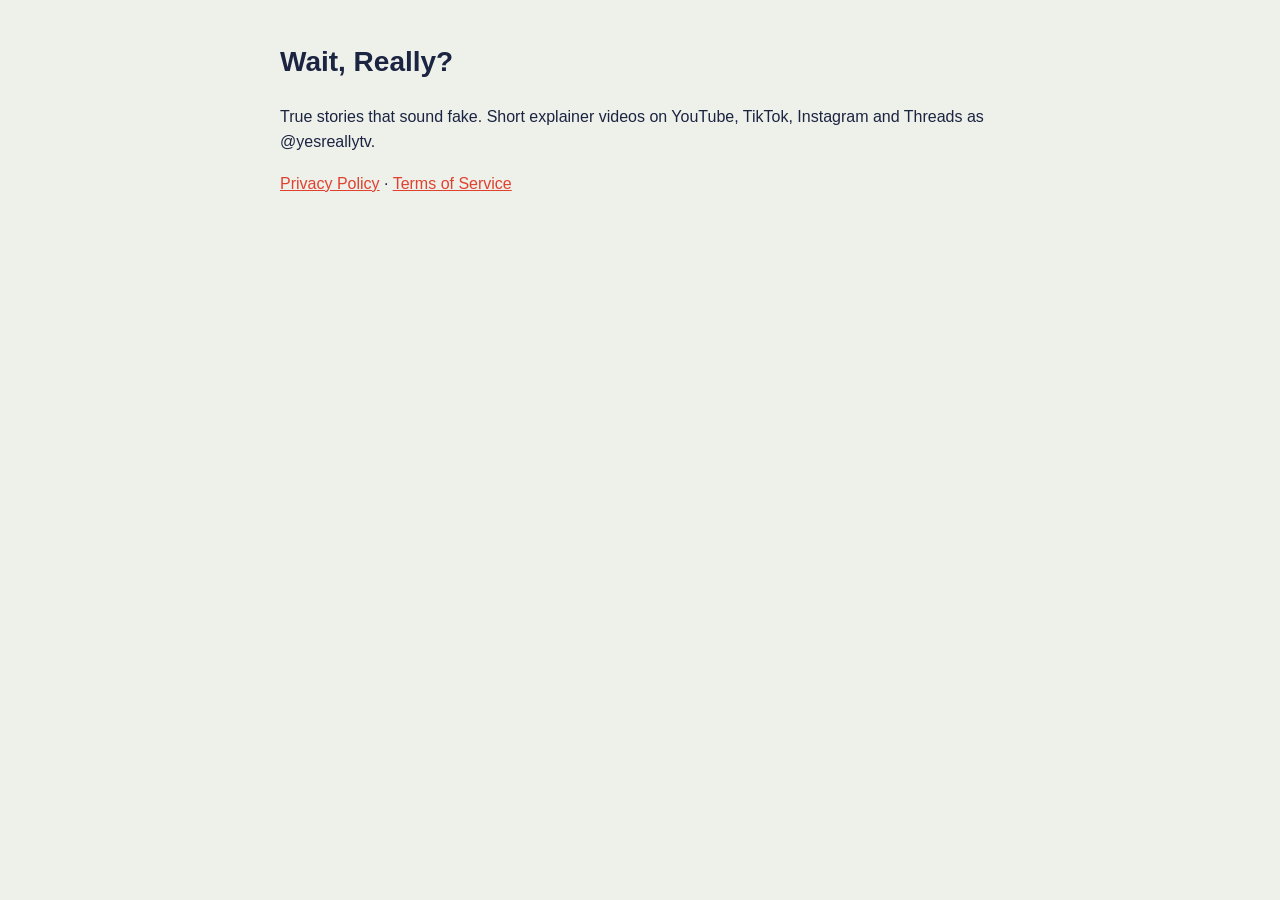
<file: index.html>
<!doctype html><html lang="en"><head><meta charset="utf-8"><meta name="viewport" content="width=device-width,initial-scale=1"><title>Wait, Really?</title><link rel="stylesheet" href="style.css"></head><body>
<h1>Wait, Really?</h1><p>True stories that sound fake. Short explainer videos on YouTube, TikTok, Instagram and Threads as @yesreallytv.</p>
<p><a href="privacy.html">Privacy Policy</a> · <a href="terms.html">Terms of Service</a></p></body></html>
</file>
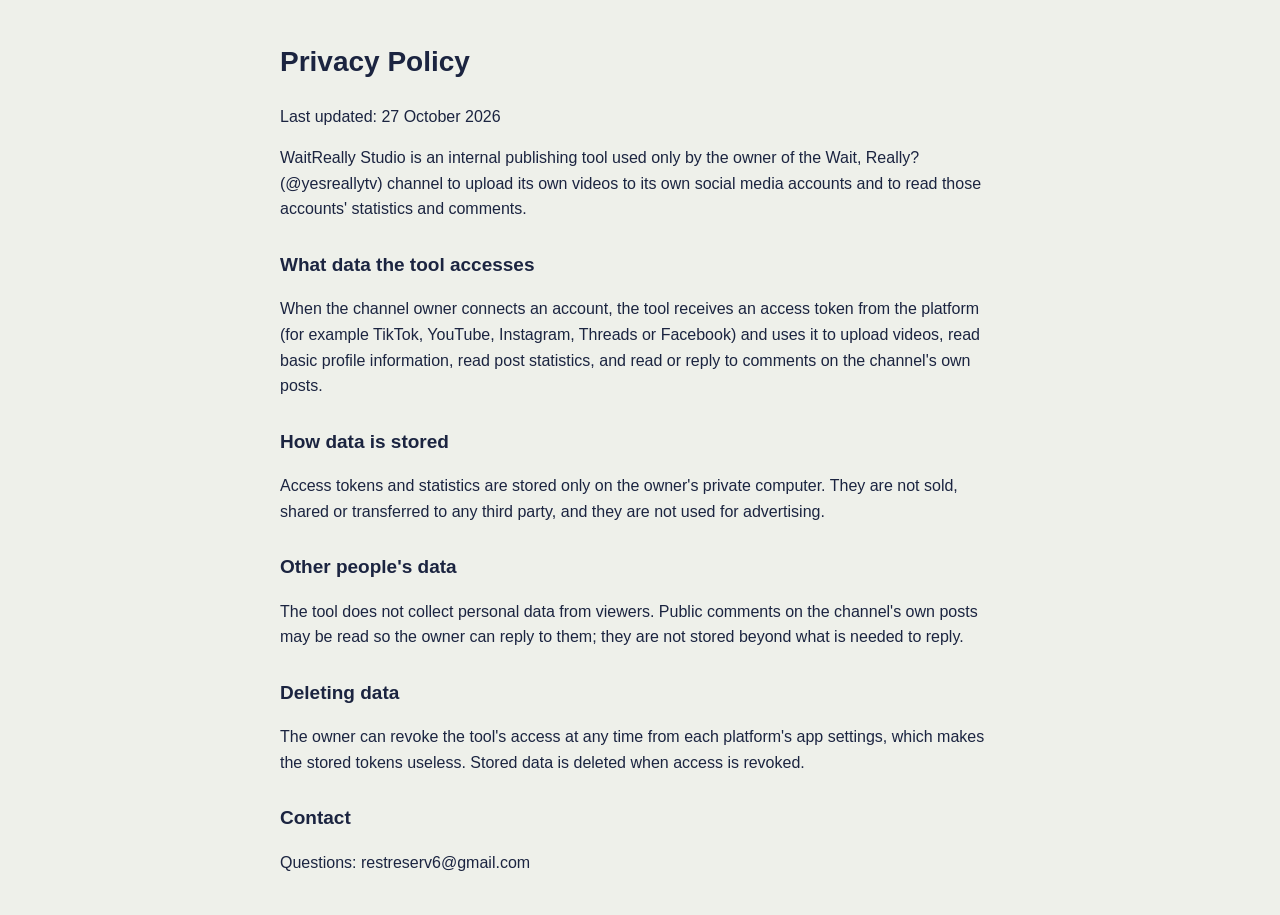
<file: privacy.html>
<!doctype html><html lang="en"><head><meta charset="utf-8"><meta name="viewport" content="width=device-width,initial-scale=1"><title>Privacy Policy</title><link rel="stylesheet" href="style.css"></head><body>
<h1>Privacy Policy</h1><p>Last updated: 27 October 2026</p>
<p>WaitReally Studio is an internal publishing tool used only by the owner of the Wait, Really? (@yesreallytv) channel to upload its own videos to its own social media accounts and to read those accounts' statistics and comments.</p>
<h2>What data the tool accesses</h2><p>When the channel owner connects an account, the tool receives an access token from the platform (for example TikTok, YouTube, Instagram, Threads or Facebook) and uses it to upload videos, read basic profile information, read post statistics, and read or reply to comments on the channel's own posts.</p>
<h2>How data is stored</h2><p>Access tokens and statistics are stored only on the owner's private computer. They are not sold, shared or transferred to any third party, and they are not used for advertising.</p>
<h2>Other people's data</h2><p>The tool does not collect personal data from viewers. Public comments on the channel's own posts may be read so the owner can reply to them; they are not stored beyond what is needed to reply.</p>
<h2>Deleting data</h2><p>The owner can revoke the tool's access at any time from each platform's app settings, which makes the stored tokens useless. Stored data is deleted when access is revoked.</p>
<h2>Contact</h2><p>Questions: restreserv6@gmail.com</p></body></html>
</file>
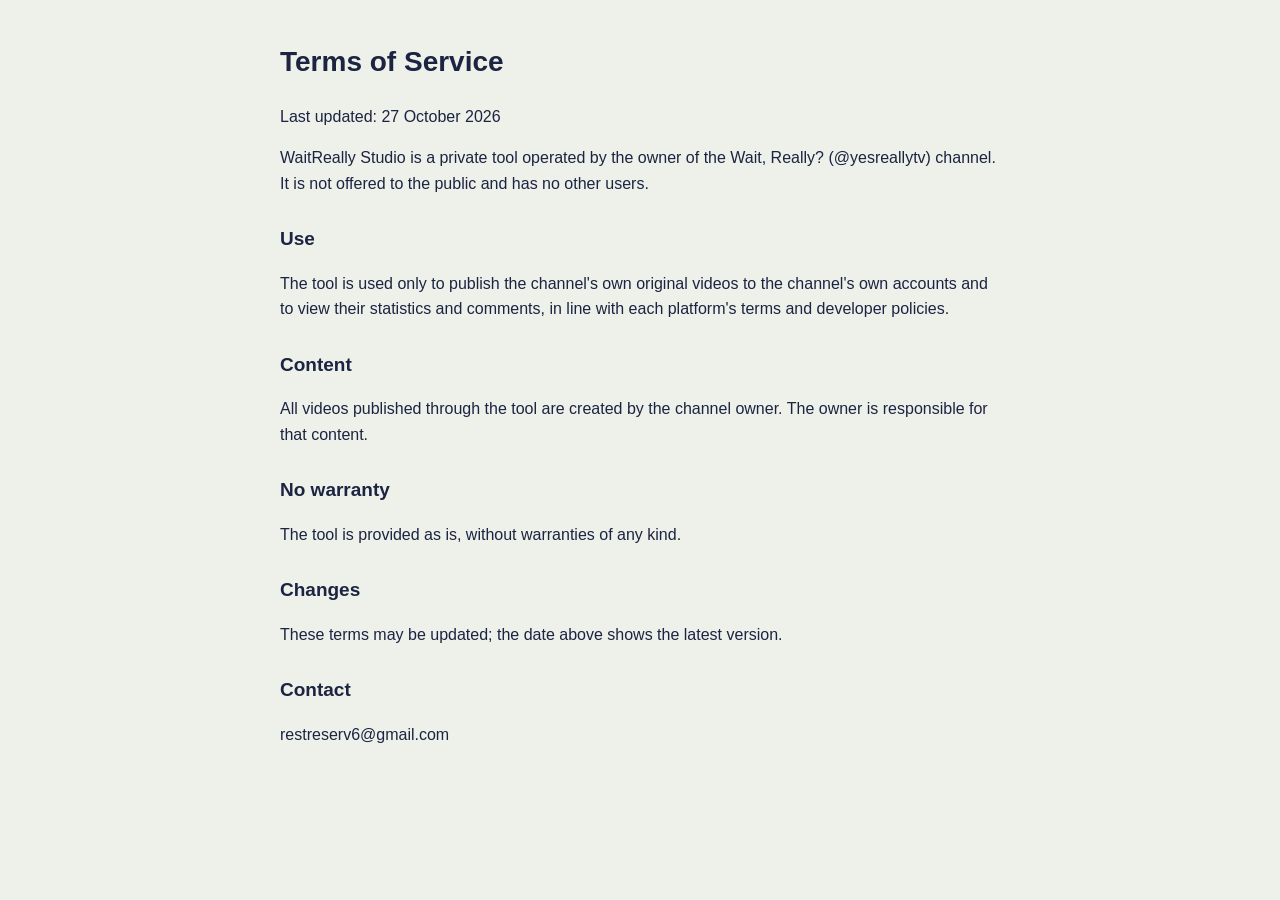
<file: terms.html>
<!doctype html><html lang="en"><head><meta charset="utf-8"><meta name="viewport" content="width=device-width,initial-scale=1"><title>Terms of Service</title><link rel="stylesheet" href="style.css"></head><body>
<h1>Terms of Service</h1><p>Last updated: 27 October 2026</p>
<p>WaitReally Studio is a private tool operated by the owner of the Wait, Really? (@yesreallytv) channel. It is not offered to the public and has no other users.</p>
<h2>Use</h2><p>The tool is used only to publish the channel's own original videos to the channel's own accounts and to view their statistics and comments, in line with each platform's terms and developer policies.</p>
<h2>Content</h2><p>All videos published through the tool are created by the channel owner. The owner is responsible for that content.</p>
<h2>No warranty</h2><p>The tool is provided as is, without warranties of any kind.</p>
<h2>Changes</h2><p>These terms may be updated; the date above shows the latest version.</p>
<h2>Contact</h2><p>restreserv6@gmail.com</p></body></html>
</file>
<file: style.css>
body{font-family:-apple-system,Segoe UI,Roboto,sans-serif;max-width:720px;margin:40px auto;padding:0 16px;line-height:1.6;color:#1B2440;background:#EEF0EA}h1{font-size:28px}h2{font-size:19px;margin-top:28px}a{color:#E0412F}
</file>
